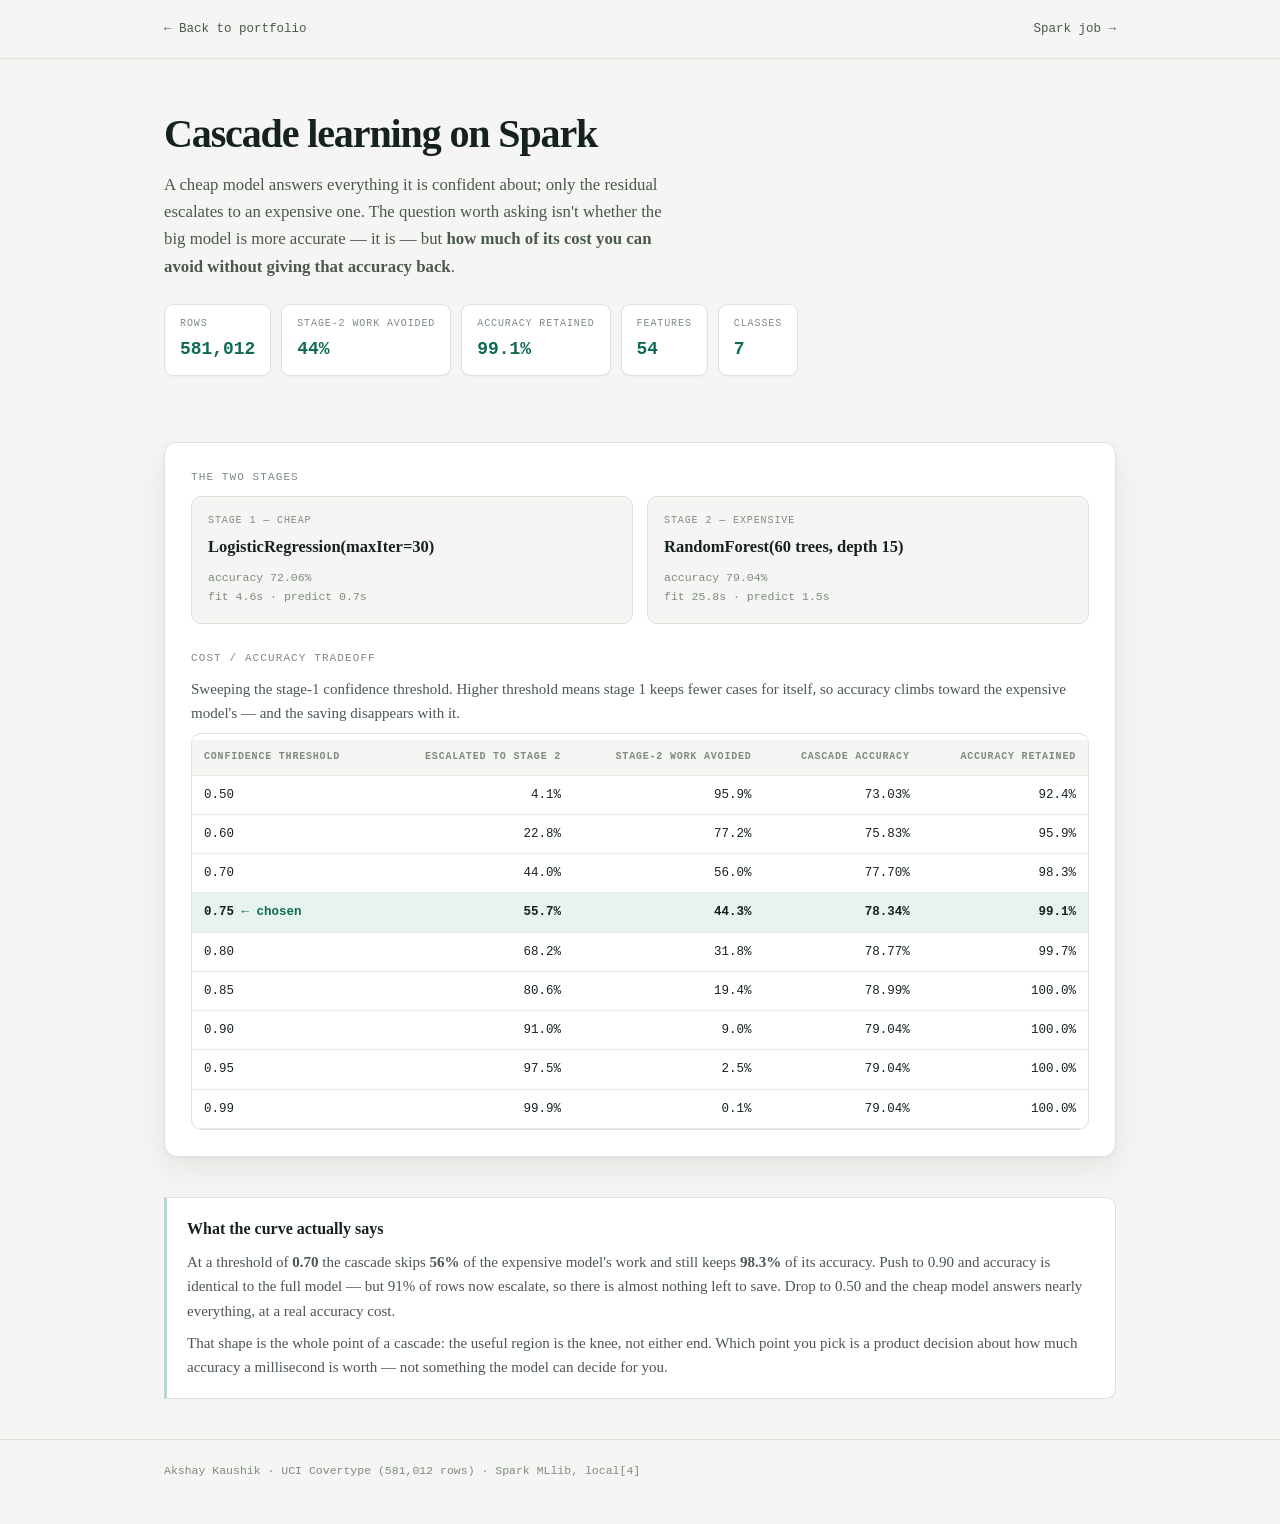
<file: demos/cascade/index.html>
<!DOCTYPE html>
<html lang="en">
<head>
<meta charset="UTF-8"><meta name="viewport" content="width=device-width,initial-scale=1">
<title>Cascade Learning on Spark — Akshay Kaushik</title>
<meta name="description" content="Two-stage cascade on 581k rows: how much of an expensive model's cost can be avoided without losing its accuracy.">
<link rel="stylesheet" href="../demo.css">
<style>
table{width:100%;border-collapse:collapse;font-family:var(--mono);font-size:12.5px;margin-top:6px}
th,td{padding:9px 12px;text-align:right;border-bottom:1px solid var(--line-soft);white-space:nowrap}
th:first-child,td:first-child{text-align:left}
th{font-size:10px;letter-spacing:.08em;text-transform:uppercase;color:var(--faint);background:var(--bg);font-weight:600}
tr.pick td{background:var(--accent-soft);font-weight:700;color:var(--text)}
tr.pick td:first-child::after{content:" ← chosen";color:var(--accent);font-weight:600}
.tw{overflow-x:auto;border:1px solid var(--line);border-radius:10px;margin-top:8px}
.two{display:grid;grid-template-columns:1fr 1fr;gap:14px;margin-top:8px}
@media(max-width:640px){.two{grid-template-columns:1fr}}
.stage{background:var(--bg);border:1px solid var(--line);border-radius:10px;padding:16px}
.stage .n{font-family:var(--mono);font-size:10px;letter-spacing:.09em;text-transform:uppercase;color:var(--faint)}
.stage .m{font-weight:600;margin-top:5px}
.stage .d{font-family:var(--mono);font-size:11.5px;color:var(--faint);margin-top:7px;line-height:1.7}
</style></head>
<body>
<div class="topbar"><div class="topbar-in">
  <a class="back" href="../../">Back to portfolio</a>
  <a href="https://github.com/AkTyzon/Akshay-portfolio/tree/main/projects/cascade-learning-spark" target="_blank" rel="noopener">Spark job →</a>
</div></div>

<div class="wrap">
  <header class="hero">
    <h1>Cascade learning on Spark</h1>
    <p>
      A cheap model answers everything it is confident about; only the residual escalates to an
      expensive one. The question worth asking isn't whether the big model is more accurate — it is —
      but <b>how much of its cost you can avoid without giving that accuracy back</b>.
    </p>
    <div class="metrics" id="metrics"></div>
  </header>

  <div class="panel">
    <label>The two stages</label>
    <div class="two" id="stages"></div>

    <label style="margin-top:26px">Cost / accuracy tradeoff</label>
    <p style="color:var(--dim);font-size:.94rem;margin:0 0 4px">
      Sweeping the stage-1 confidence threshold. Higher threshold means stage 1 keeps fewer cases for
      itself, so accuracy climbs toward the expensive model's — and the saving disappears with it.
    </p>
    <div class="tw"><table id="sweep">
      <thead><tr><th>Confidence threshold</th><th>Escalated to stage 2</th><th>Stage-2 work avoided</th><th>Cascade accuracy</th><th>Accuracy retained</th></tr></thead>
      <tbody></tbody></table></div>
  </div>

  <div class="note">
    <h3>What the curve actually says</h3>
    <p>
      At a threshold of <b>0.70</b> the cascade skips <b>56%</b> of the expensive model's work and still
      keeps <b>98.3%</b> of its accuracy. Push to 0.90 and accuracy is identical to the full model — but
      91% of rows now escalate, so there is almost nothing left to save. Drop to 0.50 and the cheap model
      answers nearly everything, at a real accuracy cost.
    </p>
    <p>
      That shape is the whole point of a cascade: the useful region is the knee, not either end. Which
      point you pick is a product decision about how much accuracy a millisecond is worth — not something
      the model can decide for you.
    </p>
  </div>
</div>

<footer><div class="wrap">Akshay Kaushik · UCI Covertype (581,012 rows) · Spark MLlib, local[4]</div></footer>

<script>
fetch('cascade_results.json').then(r=>r.json()).then(d=>{
  document.getElementById('metrics').innerHTML=[
    {k:'Rows',v:d.rows.toLocaleString()},
    {k:'Stage-2 work avoided',v:(d.summary.stage2_work_avoided*100).toFixed(0)+'%'},
    {k:'Accuracy retained',v:(d.summary.accuracy_retained_vs_stage2*100).toFixed(1)+'%'},
    {k:'Features',v:d.features},{k:'Classes',v:d.classes}
  ].map(m=>'<div class="metric"><span class="k">'+m.k+'</span><span class="v">'+m.v+'</span></div>').join('');

  document.getElementById('stages').innerHTML=[
    ['Stage 1 — cheap',d.stage1],['Stage 2 — expensive',d.stage2]
  ].map(([n,s])=>'<div class="stage"><div class="n">'+n+'</div><div class="m">'+s.model+'</div>'+
    '<div class="d">accuracy '+(s.accuracy*100).toFixed(2)+'%<br>fit '+s.fit_seconds+'s · predict '+s.predict_seconds+'s</div></div>').join('');

  document.querySelector('#sweep tbody').innerHTML=d.sweep.map(s=>
    '<tr'+(s.threshold===d.confidence_threshold?' class="pick"':'')+'>'+
    '<td>'+s.threshold.toFixed(2)+'</td>'+
    '<td>'+(s.escalation_rate*100).toFixed(1)+'%</td>'+
    '<td>'+(s.stage2_work_avoided*100).toFixed(1)+'%</td>'+
    '<td>'+(s.cascade_accuracy*100).toFixed(2)+'%</td>'+
    '<td>'+(s.accuracy_retained*100).toFixed(1)+'%</td></tr>').join('');
}).catch(()=>{document.getElementById('metrics').innerHTML='<p style="color:#a53d3d">Could not load results.</p>';});
</script>
</body></html>
</file>
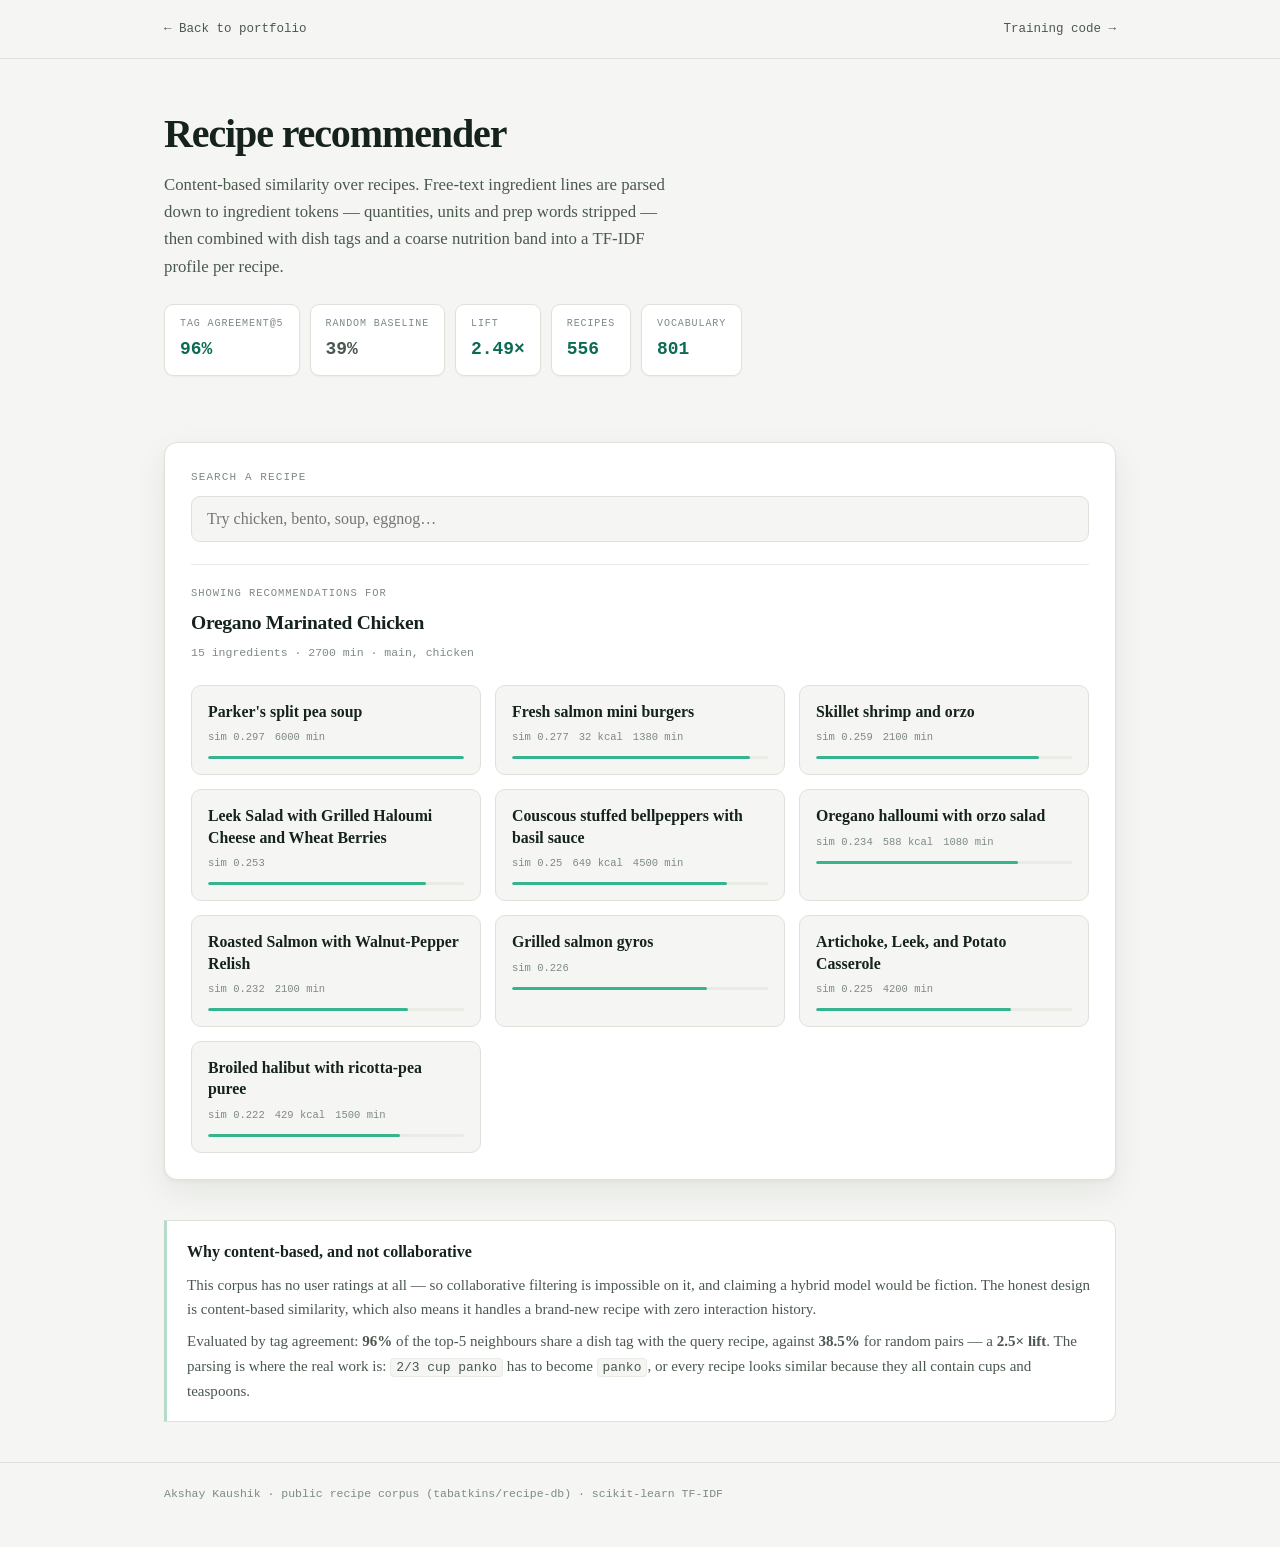
<file: demos/food/index.html>
<!DOCTYPE html>
<html lang="en">
<head>
<meta charset="UTF-8">
<meta name="viewport" content="width=device-width,initial-scale=1">
<title>Recipe Recommender — Akshay Kaushik</title>
<meta name="description" content="Content-based recipe recommender over normalised ingredients, tags and nutrition bands.">
<link rel="stylesheet" href="../demo.css">
</head>
<body>
<div class="topbar"><div class="topbar-in">
  <a class="back" href="../../">Back to portfolio</a>
  <a href="https://github.com/AkTyzon/Akshay-portfolio/tree/main/projects/food-recommender" target="_blank" rel="noopener">Training code →</a>
</div></div>

<div class="wrap">
  <header class="hero">
    <h1>Recipe recommender</h1>
    <p>
      Content-based similarity over recipes. Free-text ingredient lines are parsed down to
      ingredient tokens — quantities, units and prep words stripped — then combined with dish tags
      and a coarse nutrition band into a TF-IDF profile per recipe.
    </p>
    <div class="metrics" id="metrics"></div>
  </header>

  <div class="panel">
    <label for="q">Search a recipe</label>
    <div class="searchrow">
      <input type="search" id="q" placeholder="Try chicken, bento, soup, eggnog…" autocomplete="off">
      <div class="sugg" id="sugg"></div>
    </div>
    <div class="seed" id="seed"></div>
    <div class="results" id="out"></div>
  </div>

  <div class="note">
    <h3>Why content-based, and not collaborative</h3>
    <p>
      This corpus has no user ratings at all — so collaborative filtering is impossible on it, and
      claiming a hybrid model would be fiction. The honest design is content-based similarity, which
      also means it handles a brand-new recipe with zero interaction history.
    </p>
    <p>
      Evaluated by tag agreement: <b>96%</b> of the top-5 neighbours share a dish tag with the query
      recipe, against <b>38.5%</b> for random pairs — a <b>2.5× lift</b>. The parsing is where the
      real work is: <code>2/3 cup panko</code> has to become <code>panko</code>, or every recipe
      looks similar because they all contain cups and teaspoons.
    </p>
  </div>
</div>

<footer><div class="wrap">Akshay Kaushik · public recipe corpus (tabatkins/recipe-db) · scikit-learn TF-IDF</div></footer>

<script>
var CFG = {
  data: 'food_data.json',
  initial: function(d){ var c = d.items.find(function(i){return i.tags.indexOf('chicken')!==-1;}); return (c||d.items[0]).id; },
  metrics: function(m){ return [
    {k:'Tag agreement@5', v:(m.metrics.tag_agreement_at_5*100).toFixed(0)+'%'},
    {k:'Random baseline', v:(m.metrics.tag_agreement_at_5_random*100).toFixed(0)+'%', muted:true},
    {k:'Lift', v:m.metrics.lift_over_random+'×'},
    {k:'Recipes', v:m.metrics.recipes},
    {k:'Vocabulary', v:m.metrics.vocabulary}
  ];},
  seedMeta: function(i){
    var p=[i.ing+' ingredients']; if(i.kcal)p.push(i.kcal+' kcal/serving'); if(i.mins)p.push(i.mins+' min');
    return p.join(' · ') + (i.tags.length? ' · '+i.tags.join(', '):'');
  },
  recMeta: function(o,n){
    var p='<span>sim '+n.s+'</span>'; if(o.kcal)p+='<span>'+o.kcal+' kcal</span>'; if(o.mins)p+='<span>'+o.mins+' min</span>';
    return p;
  },
  suggMeta: function(i){ return i.tags.slice(0,2).join(', '); }
};
</script>
<script src="../demo.js"></script>
</body>
</html>
</file>
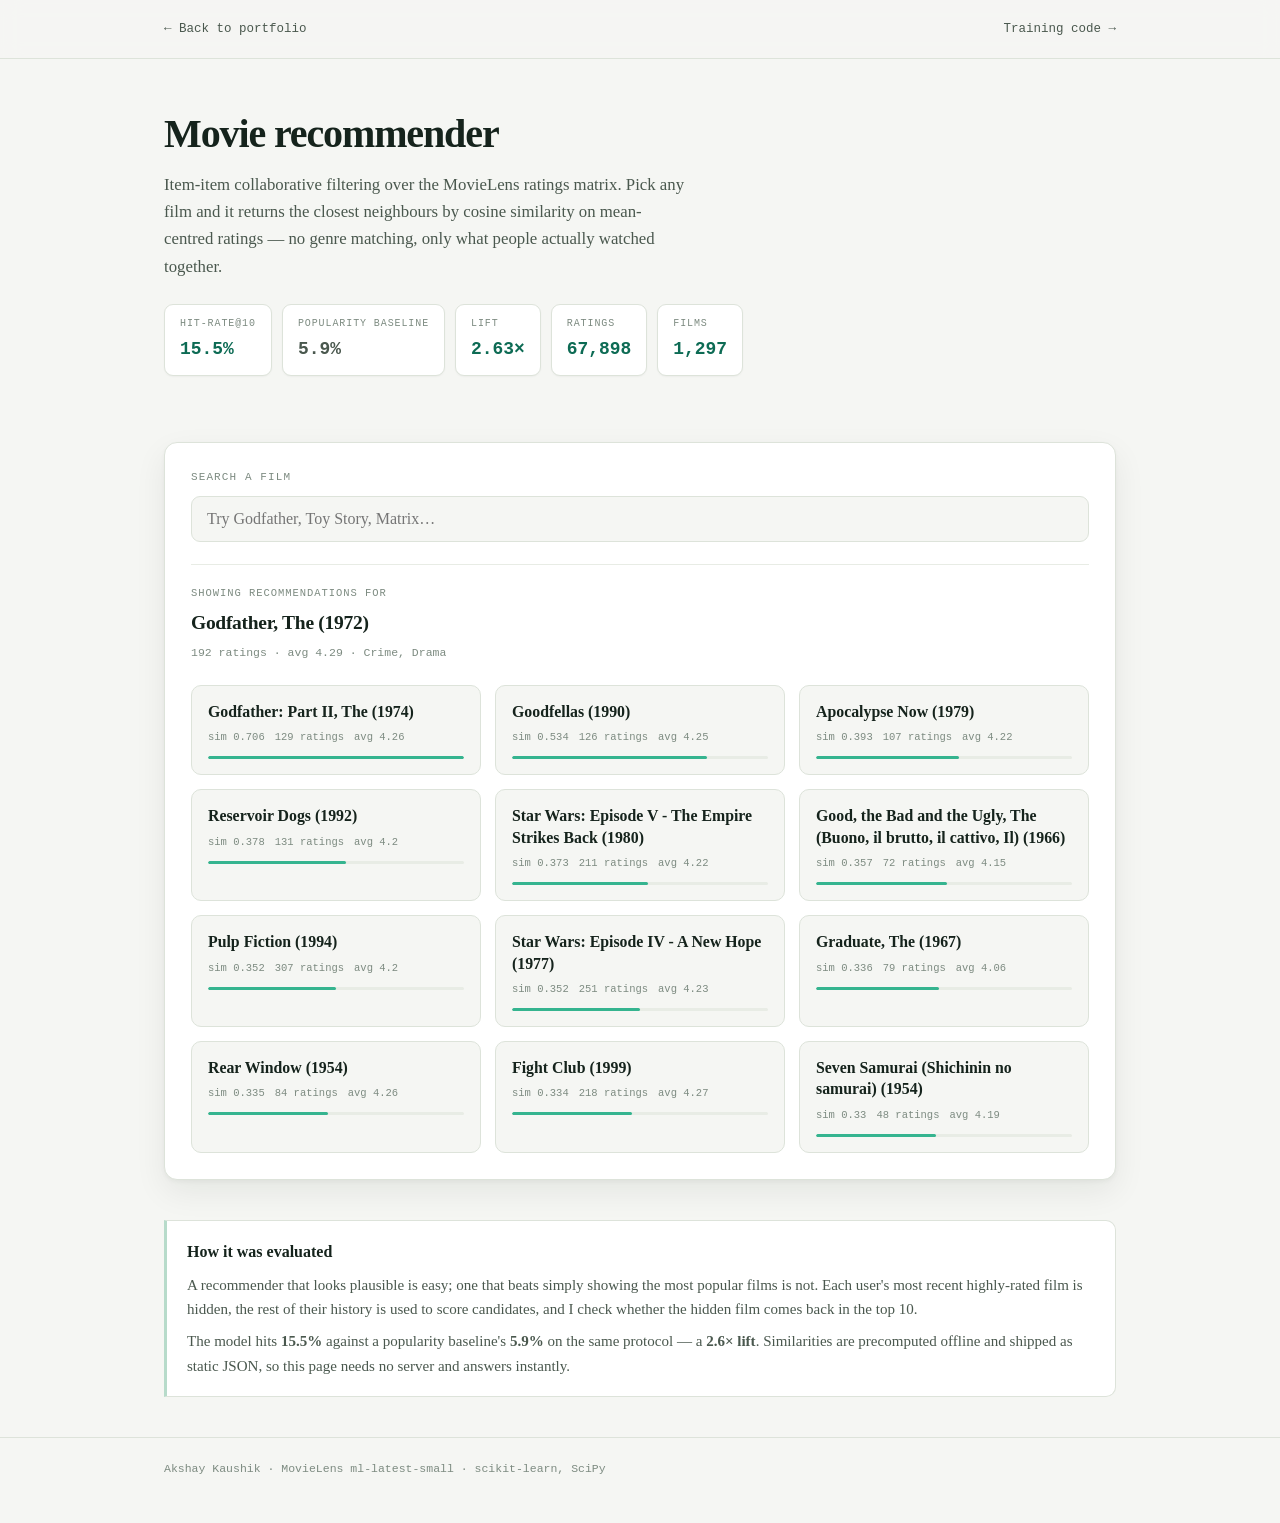
<file: demos/movie/index.html>
<!DOCTYPE html>
<html lang="en">
<head>
<meta charset="UTF-8">
<meta name="viewport" content="width=device-width,initial-scale=1">
<title>Movie Recommender — Akshay Kaushik</title>
<meta name="description" content="Item-item collaborative filtering on MovieLens, evaluated against a popularity baseline.">
<link rel="stylesheet" href="../demo.css">
</head>
<body>
<div class="topbar"><div class="topbar-in">
  <a class="back" href="../../">Back to portfolio</a>
  <a href="https://github.com/AkTyzon/Akshay-portfolio/tree/main/projects/movie-recommender" target="_blank" rel="noopener">Training code →</a>
</div></div>

<div class="wrap">
  <header class="hero">
    <h1>Movie recommender</h1>
    <p>
      Item-item collaborative filtering over the MovieLens ratings matrix. Pick any film and it
      returns the closest neighbours by cosine similarity on mean-centred ratings — no genre
      matching, only what people actually watched together.
    </p>
    <div class="metrics" id="metrics"></div>
  </header>

  <div class="panel">
    <label for="q">Search a film</label>
    <div class="searchrow">
      <input type="search" id="q" placeholder="Try Godfather, Toy Story, Matrix…" autocomplete="off">
      <div class="sugg" id="sugg"></div>
    </div>
    <div class="seed" id="seed"></div>
    <div class="results" id="out"></div>
  </div>

  <div class="note">
    <h3>How it was evaluated</h3>
    <p>
      A recommender that looks plausible is easy; one that beats simply showing the most popular
      films is not. Each user's most recent highly-rated film is hidden, the rest of their history
      is used to score candidates, and I check whether the hidden film comes back in the top 10.
    </p>
    <p>
      The model hits <b>15.5%</b> against a popularity baseline's <b>5.9%</b> on the same protocol —
      a <b>2.6× lift</b>. Similarities are precomputed offline and shipped as static JSON, so this
      page needs no server and answers instantly.
    </p>
  </div>
</div>

<footer><div class="wrap">Akshay Kaushik · MovieLens ml-latest-small · scikit-learn, SciPy</div></footer>

<script>
var CFG = {
  data: 'movie_data.json',
  initial: function(d){ var g = d.items.find(function(i){return i.t.indexOf('Godfather, The')===0;}); return (g||d.items[0]).id; },
  metrics: function(m){ return [
    {k:'Hit-rate@10', v:(m.metrics.hit_rate_at_10_cf*100).toFixed(1)+'%'},
    {k:'Popularity baseline', v:(m.metrics.hit_rate_at_10_popularity*100).toFixed(1)+'%', muted:true},
    {k:'Lift', v:m.metrics.lift_over_popularity+'×'},
    {k:'Ratings', v:m.ratings.toLocaleString()},
    {k:'Films', v:m.movies.toLocaleString()}
  ];},
  seedMeta: function(i){ return i.n+' ratings · avg '+i.r+' · '+i.g.join(', '); },
  recMeta: function(o,n){ return '<span>sim '+n.s+'</span><span>'+o.n+' ratings</span><span>avg '+o.r+'</span>'; },
  suggMeta: function(i){ return i.n+' ratings'; }
};
</script>
<script src="../demo.js"></script>
</body>
</html>
</file>
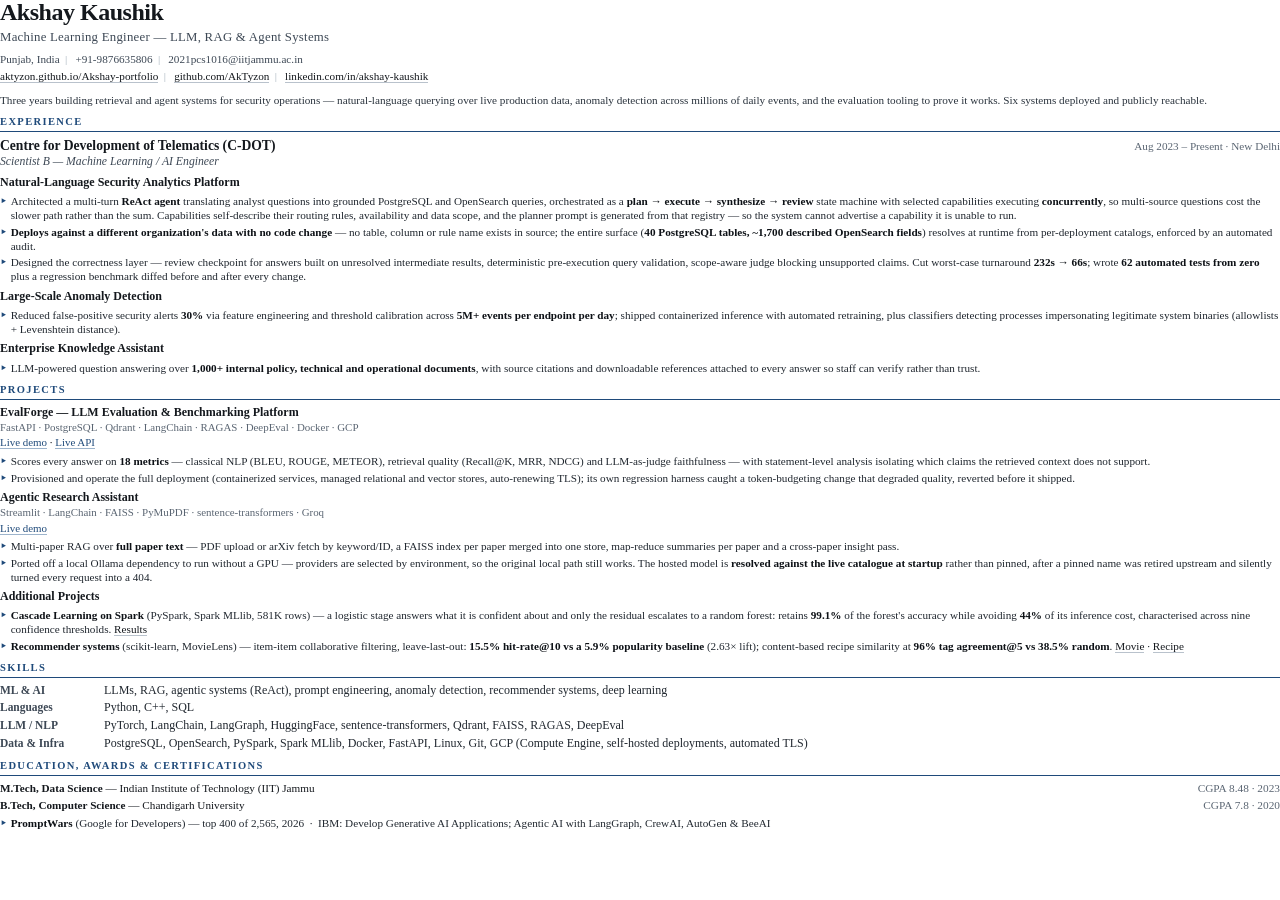
<file: resume-source.html>
<!DOCTYPE html>
<html lang="en">
<head>
<meta charset="UTF-8">
<title>Akshay Kaushik — Machine Learning Engineer</title>
<style>
  @page { size: A4; margin: 8.5mm 12mm; }
  *{box-sizing:border-box;margin:0;padding:0}
  html{-webkit-print-color-adjust:exact;print-color-adjust:exact}
  body{
    font-family:"Charter","Bitstream Charter","Source Serif 4",Georgia,serif;
    font-size:8.4pt; line-height:1.26; color:#14181d; background:#fff;
  }
  a{color:#14181d;text-decoration:none;border-bottom:.4pt solid #b9c2cc}

  /* ---- header ---- */
  h1{font-size:18pt;letter-spacing:-.02em;font-weight:700;line-height:1.05}
  .role{font-size:9.6pt;color:#3d4855;margin-top:2.5pt;letter-spacing:.02em}
  .contact{font-size:8.4pt;color:#3d4855;margin-top:5pt;line-height:1.5}
  .contact span{white-space:nowrap}
  .sep{color:#a8b2bd;padding:0 4pt}

  /* ---- sections ---- */
  h2{
    font-size:7.9pt;font-weight:700;letter-spacing:.13em;text-transform:uppercase;
    color:#1f4a7a;border-bottom:.9pt solid #1f4a7a;
    padding-bottom:2pt;margin:6pt 0 3.5pt;
  }
  .summary{margin-top:6pt;color:#2a333d}

  /* ---- entries ---- */
  .entry{margin-bottom:4.5pt}
  .entry:last-child{margin-bottom:0}
  .row{display:flex;justify-content:space-between;align-items:baseline;gap:10pt}
  .org{font-weight:700;font-size:10.2pt}
  .meta{font-size:8.4pt;color:#5a6572;white-space:nowrap}
  .sub{font-size:8.8pt;color:#3d4855;font-style:italic;margin-top:1pt}

  .proj{font-weight:700;font-size:9pt;margin-top:4pt}
  .stack{font-size:8.2pt;color:#5a6572;margin-top:1pt}
  .links{font-size:8.2pt;margin-top:1pt}
  .links a{color:#1f4a7a;border-bottom-color:#9db4cc}

  ul{list-style:none;margin-top:3pt}
  li{position:relative;padding-left:8pt;margin-bottom:1.7pt;color:#20272f}
  li::before{content:"‣";position:absolute;left:0;color:#1f4a7a;font-weight:700}
  b{font-weight:700;color:#0d1116}

  /* ---- compact two-col blocks ---- */
  .kv{display:grid;grid-template-columns:70pt 1fr;gap:2pt 8pt;margin-top:1pt}
  .kv dt{font-weight:700;font-size:8.6pt;color:#3d4855}
  .kv dd{font-size:9pt;color:#20272f}
  .edu-row{display:flex;justify-content:space-between;align-items:baseline;gap:10pt;margin-bottom:2.5pt}
  .edu-row .d{font-weight:700}
  .edu-row .s{font-size:8.5pt;color:#5a6572;white-space:nowrap}
</style>
</head>
<body>

<h1>Akshay Kaushik</h1>
<div class="role">Machine Learning Engineer — LLM, RAG &amp; Agent Systems</div>
<div class="contact">
  <span>Punjab, India</span><span class="sep">|</span>
  <span>+91-9876635806</span><span class="sep">|</span>
  <span>2021pcs1016@iitjammu.ac.in</span><br>
  <span><a href="https://aktyzon.github.io/Akshay-portfolio/">aktyzon.github.io/Akshay-portfolio</a></span><span class="sep">|</span>
  <span><a href="https://github.com/AkTyzon">github.com/AkTyzon</a></span><span class="sep">|</span>
  <span><a href="https://linkedin.com/in/akshay-kaushik-5aa6a8152/">linkedin.com/in/akshay-kaushik</a></span>
</div>

<p class="summary">
  Three years building retrieval and agent systems for security operations — natural-language querying over
  live production data, anomaly detection across millions of daily events, and the evaluation tooling to
  prove it works. Six systems deployed and publicly reachable.
</p>

<h2>Experience</h2>

<div class="entry">
  <div class="row">
    <span class="org">Centre for Development of Telematics (C-DOT)</span>
    <span class="meta">Aug 2023 – Present · New Delhi</span>
  </div>
  <div class="sub">Scientist B — Machine Learning / AI Engineer</div>

  <div class="proj">Natural-Language Security Analytics Platform</div>
  <ul>
    <li>Architected a multi-turn <b>ReAct agent</b> translating analyst questions into grounded PostgreSQL and OpenSearch queries, orchestrated as a <b>plan → execute → synthesize → review</b> state machine with selected capabilities executing <b>concurrently</b>, so multi-source questions cost the slower path rather than the sum. Capabilities self-describe their routing rules, availability and data scope, and the planner prompt is generated from that registry — so the system cannot advertise a capability it is unable to run.</li>
    <li><b>Deploys against a different organization's data with no code change</b> — no table, column or rule name exists in source; the entire surface (<b>40 PostgreSQL tables, ~1,700 described OpenSearch fields</b>) resolves at runtime from per-deployment catalogs, enforced by an automated audit.</li>
    <li>Designed the correctness layer — review checkpoint for answers built on unresolved intermediate results, deterministic pre-execution query validation, scope-aware judge blocking unsupported claims. Cut worst-case turnaround <b>232s → 66s</b>; wrote <b>62 automated tests from zero</b> plus a regression benchmark diffed before and after every change.</li>
  </ul>

  <div class="proj">Large-Scale Anomaly Detection</div>
  <ul>
    <li>Reduced false-positive security alerts <b>30%</b> via feature engineering and threshold calibration across <b>5M+ events per endpoint per day</b>; shipped containerized inference with automated retraining, plus classifiers detecting processes impersonating legitimate system binaries (allowlists + Levenshtein distance).</li>
  </ul>

  <div class="proj">Enterprise Knowledge Assistant</div>
  <ul>
    <li>LLM-powered question answering over <b>1,000+ internal policy, technical and operational documents</b>, with source citations and downloadable references attached to every answer so staff can verify rather than trust.</li>
  </ul>
</div>

<h2>Projects</h2>

<div class="entry">
  <div class="proj">EvalForge — LLM Evaluation &amp; Benchmarking Platform</div>
  <div class="stack">FastAPI · PostgreSQL · Qdrant · LangChain · RAGAS · DeepEval · Docker · GCP</div>
  <div class="links"><a href="https://136-64-84-253.sslip.io/">Live demo</a> · <a href="https://136-64-84-253.sslip.io:8443/docs">Live API</a></div>
  <ul>
    <li>Scores every answer on <b>18 metrics</b> — classical NLP (BLEU, ROUGE, METEOR), retrieval quality (Recall@K, MRR, NDCG) and LLM-as-judge faithfulness — with statement-level analysis isolating which claims the retrieved context does not support.</li>
    <li>Provisioned and operate the full deployment (containerized services, managed relational and vector stores, auto-renewing TLS); its own regression harness caught a token-budgeting change that degraded quality, reverted before it shipped.</li>
  </ul>

  <div class="proj">Agentic Research Assistant</div>
  <div class="stack">Streamlit · LangChain · FAISS · PyMuPDF · sentence-transformers · Groq</div>
  <div class="links"><a href="https://136-64-84-253.sslip.io:8444/">Live demo</a></div>
  <ul>
    <li>Multi-paper RAG over <b>full paper text</b> — PDF upload or arXiv fetch by keyword/ID, a FAISS index per paper merged into one store, map-reduce summaries per paper and a cross-paper insight pass.</li>
    <li>Ported off a local Ollama dependency to run without a GPU — providers are selected by environment, so the original local path still works. The hosted model is <b>resolved against the live catalogue at startup</b> rather than pinned, after a pinned name was retired upstream and silently turned every request into a 404.</li>
  </ul>

  <div class="proj">Additional Projects</div>
  <ul>
    <li><b>Cascade Learning on Spark</b> (PySpark, Spark MLlib, 581K rows) — a logistic stage answers what it is confident about and only the residual escalates to a random forest: retains <b>99.1%</b> of the forest's accuracy while avoiding <b>44%</b> of its inference cost, characterised across nine confidence thresholds. <a href="https://aktyzon.github.io/Akshay-portfolio/demos/cascade/">Results</a></li>
    <li><b>Recommender systems</b> (scikit-learn, MovieLens) — item-item collaborative filtering, leave-last-out: <b>15.5% hit-rate@10 vs a 5.9% popularity baseline</b> (2.63× lift); content-based recipe similarity at <b>96% tag agreement@5 vs 38.5% random</b>. <a href="https://aktyzon.github.io/Akshay-portfolio/demos/movie/">Movie</a> · <a href="https://aktyzon.github.io/Akshay-portfolio/demos/food/">Recipe</a></li>
  </ul>
</div>

<h2>Skills</h2>
<dl class="kv">
  <dt>ML &amp; AI</dt><dd>LLMs, RAG, agentic systems (ReAct), prompt engineering, anomaly detection, recommender systems, deep learning</dd>
  <dt>Languages</dt><dd>Python, C++, SQL</dd>
  <dt>LLM / NLP</dt><dd>PyTorch, LangChain, LangGraph, HuggingFace, sentence-transformers, Qdrant, FAISS, RAGAS, DeepEval</dd>
  <dt>Data &amp; Infra</dt><dd>PostgreSQL, OpenSearch, PySpark, Spark MLlib, Docker, FastAPI, Linux, Git, GCP (Compute Engine, self-hosted deployments, automated TLS)</dd>
</dl>

<h2>Education, Awards &amp; Certifications</h2>
<div class="edu-row">
  <span><span class="d">M.Tech, Data Science</span> — Indian Institute of Technology (IIT) Jammu</span>
  <span class="s">CGPA 8.48 · 2023</span>
</div>
<div class="edu-row">
  <span><span class="d">B.Tech, Computer Science</span> — Chandigarh University</span>
  <span class="s">CGPA 7.8 · 2020</span>
</div>

<ul style="margin-top:3pt">
  <li><b>PromptWars</b> (Google for Developers) — top 400 of 2,565, 2026&nbsp; ·&nbsp; IBM: Develop Generative AI Applications; Agentic AI with LangGraph, CrewAI, AutoGen &amp; BeeAI</li>
</ul>

</body>
</html>
</file>
<file: demos/demo.css>
:root{
  color-scheme:light;
  --bg:#f5f6f3;--surface:#fff;--ink:#0e1a14;--line:#dde3da;--line-soft:#e8ece5;
  --text:#15231c;--dim:#4a584e;--faint:#7d8b81;
  --accent:#0d6b54;--accent-bright:#35b48f;--accent-soft:#e7f3ed;--accent-line:#b7dbca;
  --shadow:0 2px 4px rgba(14,26,20,.04),0 12px 32px rgba(14,26,20,.07);
  --mono:'JetBrains Mono',ui-monospace,SFMono-Regular,Menlo,Consolas,monospace;
  --serif:'Source Serif 4',Charter,Georgia,serif;
}
*{box-sizing:border-box;-webkit-font-smoothing:antialiased;}
html,body{margin:0;padding:0;background:var(--bg);color:var(--text);}
body{font-family:var(--serif);font-size:16.5px;line-height:1.62;}
a{color:var(--accent);text-decoration:none;}
h1,h2,h3{margin:0;font-weight:600;text-wrap:balance;}
.wrap{max-width:1000px;margin:0 auto;padding:0 24px;}

.topbar{background:rgba(245,246,243,.9);backdrop-filter:blur(10px);border-bottom:1px solid var(--line);position:sticky;top:0;z-index:20;}
.topbar-in{max-width:1000px;margin:0 auto;padding:0 24px;height:58px;display:flex;align-items:center;justify-content:space-between;gap:16px;}
.topbar a{font-family:var(--mono);font-size:12.5px;color:var(--dim);}
.topbar a:hover{color:var(--accent);}
.topbar .back::before{content:"← ";}

header.hero{padding:52px 0 34px;}
header.hero h1{font-size:clamp(1.8rem,4vw,2.5rem);letter-spacing:-.028em;line-height:1.15;}
header.hero p{margin:14px 0 0;color:var(--dim);max-width:62ch;font-size:1.05rem;}

.metrics{display:flex;flex-wrap:wrap;gap:10px;margin-top:24px;}
.metric{background:var(--surface);border:1px solid var(--line);border-radius:9px;padding:11px 15px;box-shadow:0 1px 2px rgba(14,26,20,.04);}
.metric .k{font-family:var(--mono);font-size:10px;letter-spacing:.09em;text-transform:uppercase;color:var(--faint);display:block;}
.metric .v{font-family:var(--mono);font-size:1.12rem;font-weight:700;color:var(--accent);display:block;margin-top:3px;}
.metric.muted .v{color:var(--dim);}

.panel{background:var(--surface);border:1px solid var(--line);border-radius:13px;box-shadow:var(--shadow);padding:26px;margin:32px 0 40px;}
.panel label{font-family:var(--mono);font-size:11px;letter-spacing:.1em;text-transform:uppercase;color:var(--faint);display:block;margin-bottom:9px;}
.searchrow{position:relative;}
input[type=search]{
  width:100%;padding:13px 15px;border:1px solid var(--line);border-radius:9px;
  font-family:var(--serif);font-size:1rem;background:var(--bg);color:var(--text);
}
input[type=search]:focus{outline:none;border-color:var(--accent-line);box-shadow:0 0 0 3px var(--accent-soft);}
.sugg{position:absolute;left:0;right:0;top:calc(100% + 6px);background:var(--surface);border:1px solid var(--line);border-radius:9px;box-shadow:var(--shadow);max-height:300px;overflow-y:auto;z-index:10;display:none;}
.sugg.on{display:block;}
.sugg button{display:block;width:100%;text-align:left;padding:10px 15px;border:0;background:none;cursor:pointer;font-family:var(--serif);font-size:.95rem;color:var(--text);border-bottom:1px solid var(--line-soft);}
.sugg button:last-child{border-bottom:0;}
.sugg button:hover,.sugg button.active{background:var(--accent-soft);}
.sugg .sub{font-family:var(--mono);font-size:10.5px;color:var(--faint);margin-left:8px;}

.seed{margin-top:22px;padding-top:20px;border-top:1px solid var(--line-soft);}
.seed .lab{font-family:var(--mono);font-size:10.5px;letter-spacing:.09em;text-transform:uppercase;color:var(--faint);}
.seed .name{font-size:1.22rem;font-weight:600;margin-top:5px;letter-spacing:-.015em;}
.seed .meta{font-family:var(--mono);font-size:11.5px;color:var(--faint);margin-top:6px;}

.results{display:grid;grid-template-columns:repeat(auto-fill,minmax(268px,1fr));gap:14px;margin-top:22px;}
.rec{background:var(--bg);border:1px solid var(--line);border-radius:10px;padding:15px 16px;transition:transform .15s,border-color .15s,box-shadow .15s;cursor:pointer;}
.rec:hover{transform:translateY(-2px);border-color:var(--accent-line);box-shadow:var(--shadow);}
.rec .t{font-weight:600;font-size:.99rem;line-height:1.35;}
.rec .m{font-family:var(--mono);font-size:10.5px;color:var(--faint);margin-top:7px;display:flex;flex-wrap:wrap;gap:4px 10px;}
.bar{height:3px;background:var(--line-soft);border-radius:2px;margin-top:10px;overflow:hidden;}
.bar i{display:block;height:100%;background:var(--accent-bright);border-radius:2px;}

.chips{display:flex;flex-wrap:wrap;gap:6px;margin-top:9px;}
.chip{font-family:var(--mono);font-size:9.5px;padding:2.5px 7px;border-radius:4px;background:var(--surface);border:1px solid var(--line);color:var(--dim);}

.note{background:var(--surface);border:1px solid var(--line);border-left:3px solid var(--accent-line);border-radius:0 10px 10px 0;padding:18px 20px;margin-bottom:40px;}
.note h3{font-size:1rem;margin-bottom:8px;}
.note p{margin:0;color:var(--dim);font-size:.94rem;}
.note p+p{margin-top:8px;}
.note code{font-family:var(--mono);font-size:.86em;background:var(--bg);padding:1px 5px;border-radius:4px;border:1px solid var(--line-soft);}

footer{border-top:1px solid var(--line);padding:22px 0 44px;font-family:var(--mono);font-size:11.5px;color:var(--faint);}
</file>
